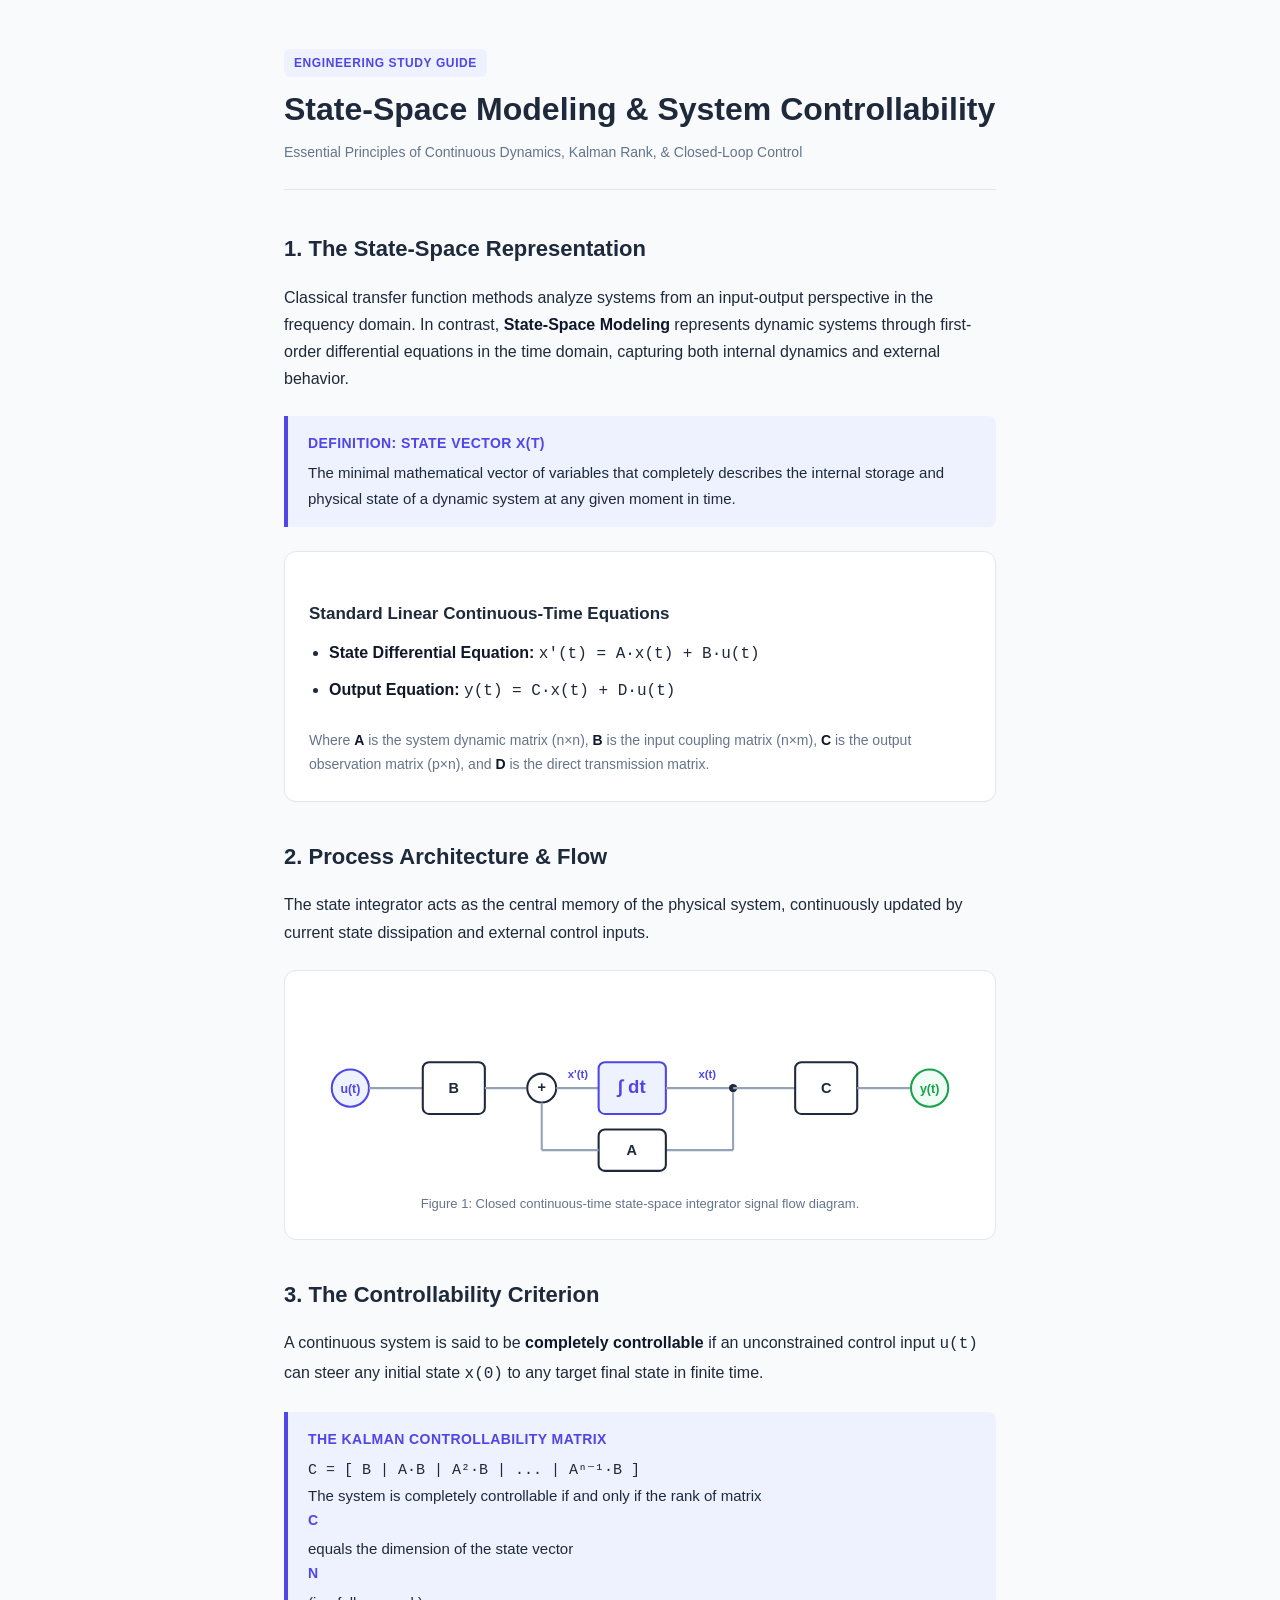
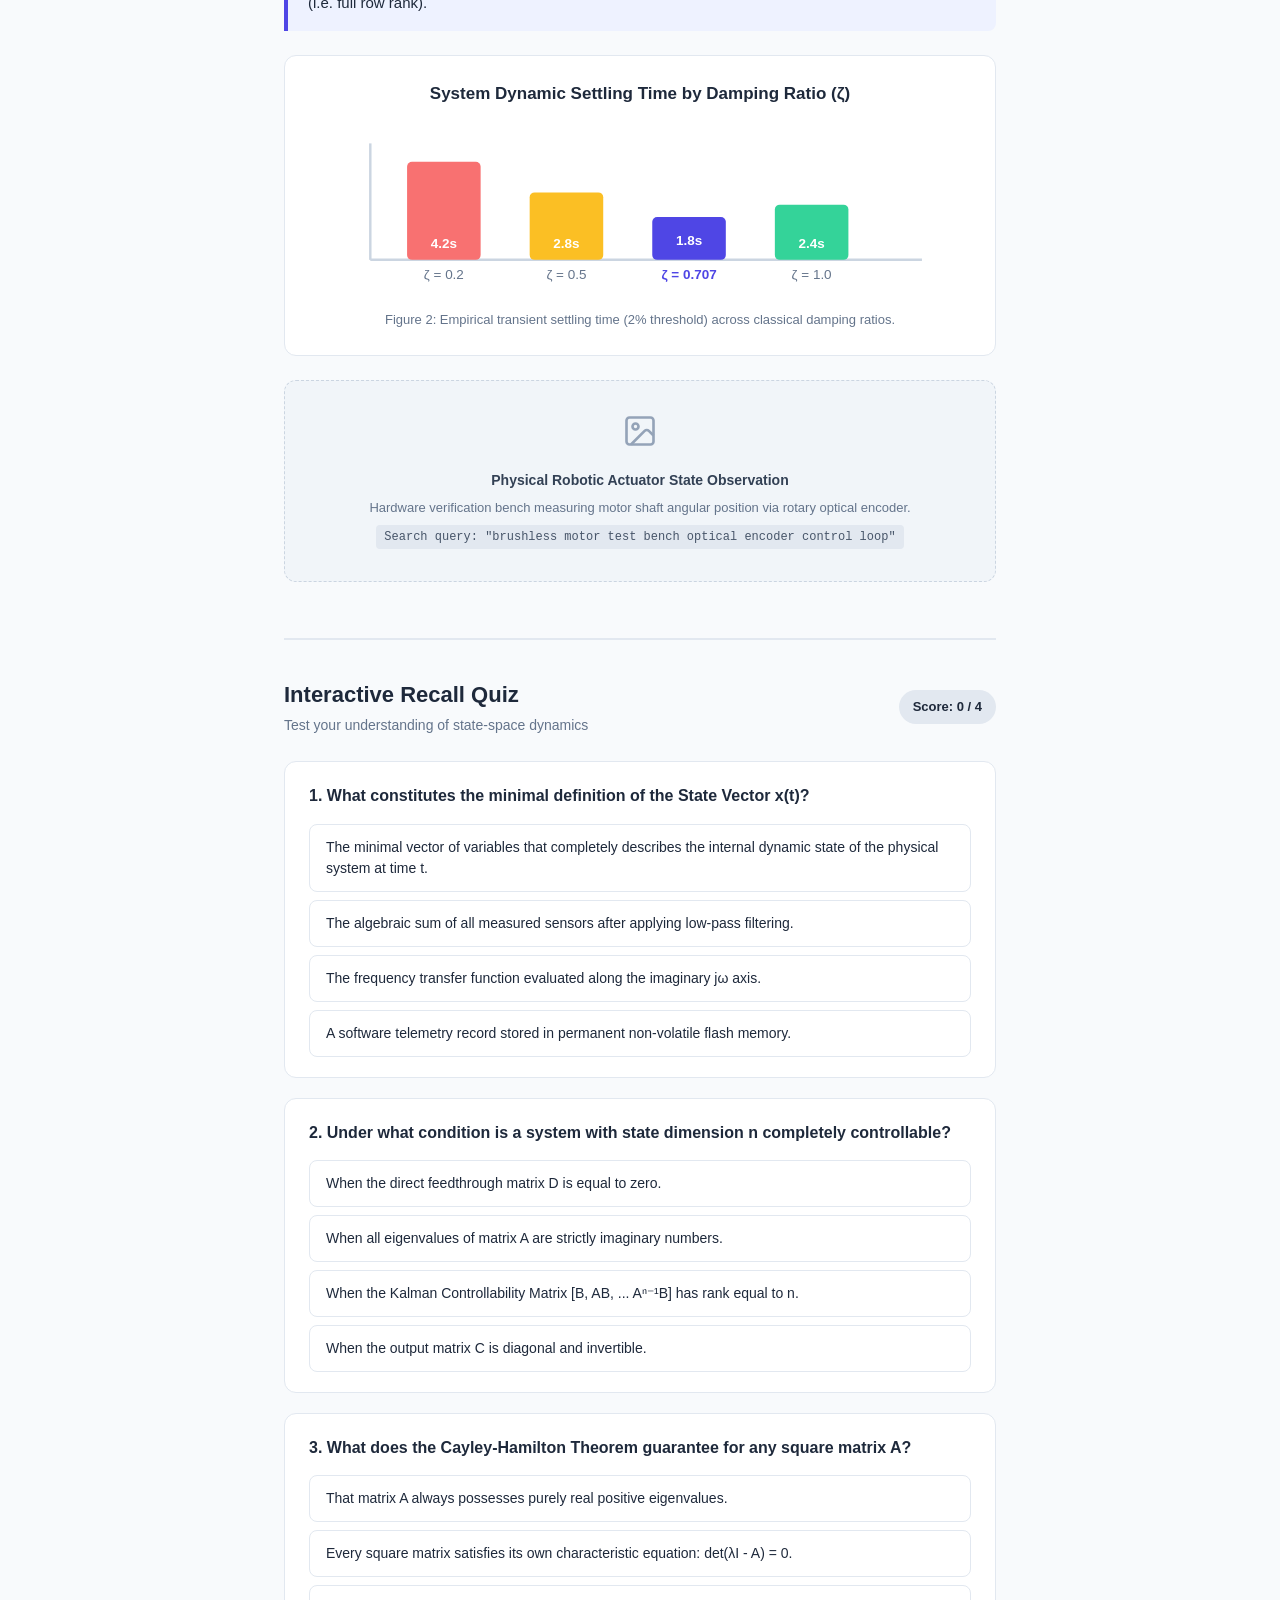
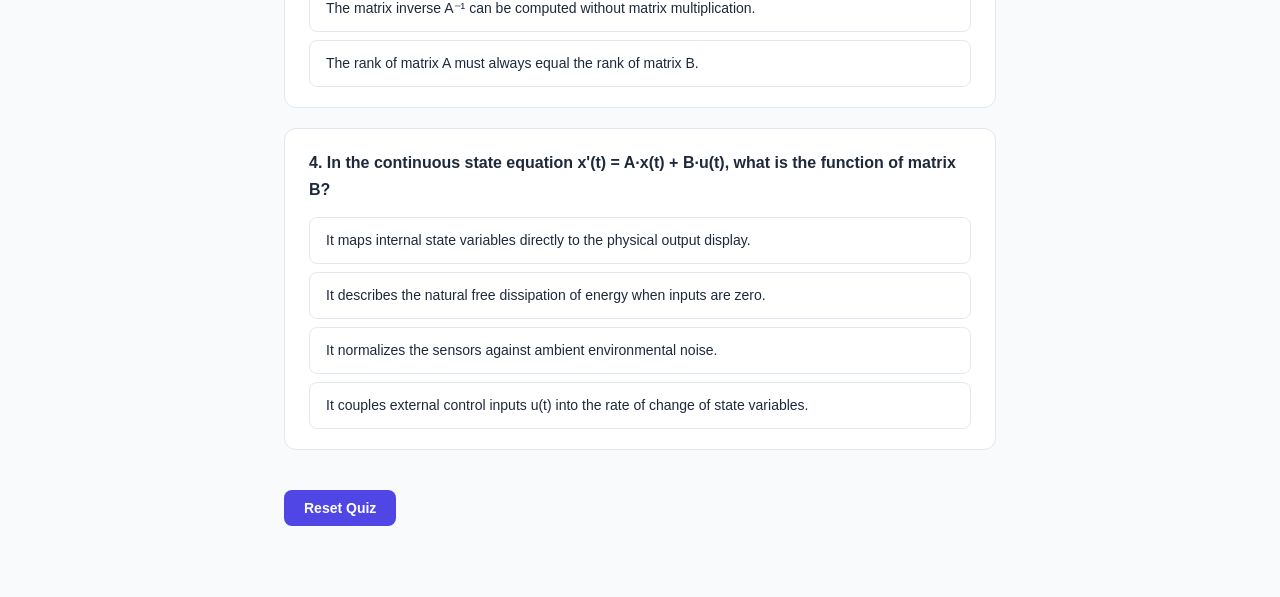
<file: public/notes.html>
<!DOCTYPE html>
<html lang="en">
<head>
  <meta charset="UTF-8" />
  <meta name="viewport" content="width=device-width, initial-scale=1.0" />
  <title>State-Space Modeling & System Controllability — Study Notes</title>
  <style>
    /* 1. Design & Aesthetic (Calm, Distraction-Free Minimalist) */
    :root {
      --bg-color: #f8fafc;
      --card-bg: #ffffff;
      --text-main: #1e293b;
      --text-muted: #64748b;
      --border-color: #e2e8f0;
      --accent: #4f46e5;
      --accent-light: #eef2ff;
      --success: #16a34a;
      --success-light: #f0fdf4;
      --error: #dc2626;
      --error-light: #fef2f2;
    }

    * {
      box-sizing: border-box;
      margin: 0;
      padding: 0;
    }

    body {
      background-color: var(--bg-color);
      color: var(--text-main);
      font-family: -apple-system, BlinkMacSystemFont, "Segoe UI", Roboto, Helvetica, Arial, sans-serif;
      line-height: 1.7;
      font-size: 16px;
      -webkit-font-smoothing: antialiased;
      padding-bottom: 80px;
    }

    /* Sticky Reading Progress Bar */
    #progress-container {
      position: fixed;
      top: 0;
      left: 0;
      width: 100%;
      height: 4px;
      background: transparent;
      z-index: 1000;
    }
    #progress-bar {
      height: 100%;
      width: 0%;
      background: var(--accent);
      transition: width 0.1s ease-out;
    }

    /* Container layout */
    .container {
      max-width: 760px;
      margin: 0 auto;
      padding: 48px 24px 0 24px;
    }

    /* Typography & Hierarchy */
    header {
      margin-bottom: 40px;
      padding-bottom: 24px;
      border-bottom: 1px solid var(--border-color);
    }
    .tag {
      display: inline-block;
      font-size: 12px;
      font-weight: 600;
      text-transform: uppercase;
      letter-spacing: 0.05em;
      color: var(--accent);
      background: var(--accent-light);
      padding: 4px 10px;
      border-radius: 6px;
      margin-bottom: 12px;
    }
    h1 {
      font-size: 32px;
      font-weight: 800;
      line-height: 1.25;
      color: var(--text-main);
      margin-bottom: 12px;
    }
    .meta {
      font-size: 14px;
      color: var(--text-muted);
    }

    h2 {
      font-size: 22px;
      font-weight: 700;
      margin: 36px 0 16px 0;
      color: var(--text-main);
      display: flex;
      align-items: center;
      gap: 8px;
    }

    h3 {
      font-size: 17px;
      font-weight: 600;
      margin: 24px 0 10px 0;
    }

    p {
      margin-bottom: 18px;
    }

    ul, ol {
      margin: 0 0 24px 20px;
    }
    li {
      margin-bottom: 8px;
    }
    strong {
      color: #0f172a;
      font-weight: 600;
    }

    /* Content Cards */
    .card {
      background: var(--card-bg);
      border: 1px solid var(--border-color);
      border-radius: 12px;
      padding: 24px;
      margin-bottom: 28px;
      box-shadow: 0 1px 3px rgba(0,0,0,0.02);
    }

    /* Callout Boxes */
    .callout {
      background: var(--accent-light);
      border-left: 4px solid var(--accent);
      padding: 16px 20px;
      border-radius: 0 8px 8px 0;
      margin: 24px 0;
      font-size: 15px;
    }
    .callout strong {
      display: block;
      color: var(--accent);
      margin-bottom: 4px;
      font-size: 14px;
      text-transform: uppercase;
      letter-spacing: 0.03em;
    }

    /* Visual Containers & Diagrams */
    .diagram-container {
      background: #ffffff;
      border: 1px solid var(--border-color);
      border-radius: 12px;
      padding: 24px;
      margin: 24px 0;
      text-align: center;
    }
    .diagram-caption {
      font-size: 13px;
      color: var(--text-muted);
      margin-top: 12px;
    }

    /* Image Card Placeholder */
    .image-card {
      background: #f1f5f9;
      border: 1px dashed #cbd5e1;
      border-radius: 12px;
      padding: 32px 20px;
      text-align: center;
      margin: 24px 0;
    }
    .image-card svg {
      margin: 0 auto 12px auto;
      color: #94a3b8;
    }
    .image-card .search-tag {
      display: inline-block;
      font-size: 12px;
      font-family: monospace;
      background: #e2e8f0;
      padding: 2px 8px;
      border-radius: 4px;
      color: #475569;
      margin-top: 6px;
    }

    /* Interactive Quiz Section */
    .quiz-section {
      margin-top: 56px;
      padding-top: 36px;
      border-top: 2px solid var(--border-color);
    }
    .quiz-header {
      display: flex;
      justify-content: space-between;
      align-items: center;
      margin-bottom: 24px;
    }
    .quiz-score-badge {
      font-size: 13px;
      font-weight: 600;
      padding: 6px 14px;
      border-radius: 20px;
      background: #e2e8f0;
      color: var(--text-main);
    }
    .question-card {
      background: var(--card-bg);
      border: 1px solid var(--border-color);
      border-radius: 12px;
      padding: 20px 24px;
      margin-bottom: 20px;
      transition: border-color 0.2s;
    }
    .question-title {
      font-size: 16px;
      font-weight: 600;
      margin-bottom: 14px;
      color: var(--text-main);
    }
    .options-grid {
      display: flex;
      flex-direction: column;
      gap: 8px;
    }
    .option-btn {
      width: 100%;
      text-align: left;
      background: #ffffff;
      border: 1px solid var(--border-color);
      border-radius: 8px;
      padding: 12px 16px;
      font-size: 14px;
      color: var(--text-main);
      cursor: pointer;
      line-height: 1.5;
      transition: all 0.15s ease;
      font-family: inherit;
    }
    .option-btn:hover:not(:disabled) {
      background: #f8fafc;
      border-color: #cbd5e1;
    }
    .option-btn.correct {
      background: var(--success-light) !important;
      border-color: var(--success) !important;
      color: var(--success) !important;
      font-weight: 600;
    }
    .option-btn.incorrect {
      background: var(--error-light) !important;
      border-color: var(--error) !important;
      color: var(--error) !important;
      font-weight: 600;
    }
    .feedback-box {
      margin-top: 12px;
      font-size: 13px;
      padding: 10px 14px;
      border-radius: 6px;
      display: none;
    }
    .feedback-box.correct {
      background: var(--success-light);
      color: #15803d;
      border: 1px solid #bbf7d0;
      display: block;
    }
    .feedback-box.incorrect {
      background: var(--error-light);
      color: #b91c1c;
      border: 1px solid #fecaca;
      display: block;
    }
    .reset-quiz-btn {
      margin-top: 20px;
      padding: 10px 20px;
      background: var(--accent);
      color: white;
      border: none;
      border-radius: 8px;
      font-weight: 600;
      font-size: 14px;
      cursor: pointer;
      display: inline-block;
    }
    .reset-quiz-btn:hover {
      opacity: 0.95;
    }
  </style>
</head>
<body>

  <!-- Sticky Top Reading Progress Bar -->
  <div id="progress-container">
    <div id="progress-bar"></div>
  </div>

  <div class="container">
    <!-- Header -->
    <header>
      <span class="tag">Engineering Study Guide</span>
      <h1>State-Space Modeling & System Controllability</h1>
      <div class="meta">Essential Principles of Continuous Dynamics, Kalman Rank, & Closed-Loop Control</div>
    </header>

    <!-- Section 1: Overview & Core Definitions -->
    <section>
      <h2>1. The State-Space Representation</h2>
      <p>
        Classical transfer function methods analyze systems from an input-output perspective in the frequency domain. 
        In contrast, <strong>State-Space Modeling</strong> represents dynamic systems through first-order differential 
        equations in the time domain, capturing both internal dynamics and external behavior.
      </p>

      <div class="callout">
        <strong>Definition: State Vector x(t)</strong>
        The minimal mathematical vector of variables that completely describes the internal storage and physical state 
        of a dynamic system at any given moment in time.
      </div>

      <div class="card">
        <h3>Standard Linear Continuous-Time Equations</h3>
        <ul>
          <li><strong>State Differential Equation:</strong> <code>x'(t) = A·x(t) + B·u(t)</code></li>
          <li><strong>Output Equation:</strong> <code>y(t) = C·x(t) + D·u(t)</code></li>
        </ul>
        <p style="font-size: 14px; color: var(--text-muted); margin-bottom: 0;">
          Where <strong>A</strong> is the system dynamic matrix (n×n), <strong>B</strong> is the input coupling matrix (n×m), 
          <strong>C</strong> is the output observation matrix (p×n), and <strong>D</strong> is the direct transmission matrix.
        </p>
      </div>
    </section>

    <!-- Section 2: Smart Visual (SVG System Architecture Flowchart) -->
    <section>
      <h2>2. Process Architecture & Flow</h2>
      <p>
        The state integrator acts as the central memory of the physical system, continuously updated by current state dissipation 
        and external control inputs.
      </p>

      <div class="diagram-container">
        <!-- Minimalist SVG Process Diagram -->
        <svg viewBox="0 0 640 180" width="100%" style="height: auto; max-width: 100%; display: block;" xmlns="http://www.w3.org/2000/svg">
          <!-- Input u(t) -->
          <circle cx="40" cy="90" r="18" fill="#eef2ff" stroke="#4f46e5" stroke-width="2"/>
          <text x="40" y="95" font-size="12" font-weight="bold" fill="#4f46e5" text-anchor="middle">u(t)</text>
          
          <!-- Line to B -->
          <line x1="58" y1="90" x2="110" y2="90" stroke="#94a3b8" stroke-width="2" marker-end="url(#arrow)"/>
          
          <!-- Box B -->
          <rect x="110" y="65" width="60" height="50" rx="6" fill="#ffffff" stroke="#1e293b" stroke-width="2"/>
          <text x="140" y="95" font-size="14" font-weight="bold" fill="#1e293b" text-anchor="middle">B</text>
          
          <!-- Line to Sum -->
          <line x1="170" y1="90" x2="210" y2="90" stroke="#94a3b8" stroke-width="2"/>
          
          <!-- Summing junction -->
          <circle cx="225" cy="90" r="14" fill="#ffffff" stroke="#1e293b" stroke-width="2"/>
          <text x="225" y="94" font-size="14" font-weight="bold" fill="#1e293b" text-anchor="middle">+</text>
          
          <!-- Line to Integrator -->
          <line x1="239" y1="90" x2="280" y2="90" stroke="#94a3b8" stroke-width="2"/>
          <text x="260" y="80" font-size="11" font-weight="600" fill="#4f46e5" text-anchor="middle">x'(t)</text>
          
          <!-- Integrator ∫ -->
          <rect x="280" y="65" width="65" height="50" rx="6" fill="#eef2ff" stroke="#4f46e5" stroke-width="2"/>
          <text x="312" y="95" font-size="18" font-weight="bold" fill="#4f46e5" text-anchor="middle">∫ dt</text>
          
          <!-- Line to x(t) node -->
          <line x1="345" y1="90" x2="410" y2="90" stroke="#94a3b8" stroke-width="2"/>
          <circle cx="410" cy="90" r="4" fill="#1e293b"/>
          <text x="385" y="80" font-size="11" font-weight="600" fill="#4f46e5" text-anchor="middle">x(t)</text>
          
          <!-- Line to C -->
          <line x1="410" y1="90" x2="470" y2="90" stroke="#94a3b8" stroke-width="2"/>
          
          <!-- Box C -->
          <rect x="470" y="65" width="60" height="50" rx="6" fill="#ffffff" stroke="#1e293b" stroke-width="2"/>
          <text x="500" y="95" font-size="14" font-weight="bold" fill="#1e293b" text-anchor="middle">C</text>
          
          <!-- Line to Output y(t) -->
          <line x1="530" y1="90" x2="585" y2="90" stroke="#94a3b8" stroke-width="2"/>
          <circle cx="600" cy="90" r="18" fill="#f0fdf4" stroke="#16a34a" stroke-width="2"/>
          <text x="600" y="95" font-size="12" font-weight="bold" fill="#16a34a" text-anchor="middle">y(t)</text>
          
          <!-- Feedback loop through A -->
          <line x1="410" y1="94" x2="410" y2="150" stroke="#94a3b8" stroke-width="2"/>
          <line x1="410" y1="150" x2="345" y2="150" stroke="#94a3b8" stroke-width="2"/>
          
          <!-- Box A -->
          <rect x="280" y="130" width="65" height="40" rx="6" fill="#ffffff" stroke="#1e293b" stroke-width="2"/>
          <text x="312" y="155" font-size="14" font-weight="bold" fill="#1e293b" text-anchor="middle">A</text>
          
          <line x1="280" y1="150" x2="225" y2="150" stroke="#94a3b8" stroke-width="2"/>
          <line x1="225" y1="150" x2="225" y2="104" stroke="#94a3b8" stroke-width="2"/>
        </svg>
        <div class="diagram-caption">Figure 1: Closed continuous-time state-space integrator signal flow diagram.</div>
      </div>
    </section>

    <!-- Section 3: Controllability & Mathematical Criteria -->
    <section>
      <h2>3. The Controllability Criterion</h2>
      <p>
        A continuous system is said to be <strong>completely controllable</strong> if an unconstrained control input 
        <code>u(t)</code> can steer any initial state <code>x(0)</code> to any target final state in finite time.
      </p>

      <div class="callout">
        <strong>The Kalman Controllability Matrix</strong>
        <code>C = [ B | A·B | A²·B | ... | Aⁿ⁻¹·B ]</code><br>
        The system is completely controllable if and only if the rank of matrix <strong>C</strong> equals the dimension 
        of the state vector <strong>n</strong> (i.e. full row rank).
      </div>

      <!-- Smart Visual 2: Data Comparison Chart (SVG) -->
      <div class="diagram-container">
        <h3 style="margin-top: 0; margin-bottom: 16px;">System Dynamic Settling Time by Damping Ratio (ζ)</h3>
        <svg viewBox="0 0 540 140" width="100%" style="height: auto; max-width: 100%; display: block;" xmlns="http://www.w3.org/2000/svg">
          <!-- X and Y Axes -->
          <line x1="50" y1="110" x2="500" y2="110" stroke="#cbd5e1" stroke-width="2"/>
          <line x1="50" y1="15" x2="50" y2="110" stroke="#cbd5e1" stroke-width="2"/>

          <!-- Bars: Damping comparisons -->
          <!-- Underdamped ζ = 0.2 -->
          <rect x="80" y="30" width="60" height="80" rx="4" fill="#f87171"/>
          <text x="110" y="100" font-size="11" font-weight="bold" fill="#ffffff" text-anchor="middle">4.2s</text>
          <text x="110" y="126" font-size="11" fill="#64748b" text-anchor="middle">ζ = 0.2</text>

          <!-- Medium ζ = 0.5 -->
          <rect x="180" y="55" width="60" height="55" rx="4" fill="#fbbf24"/>
          <text x="210" y="100" font-size="11" font-weight="bold" fill="#ffffff" text-anchor="middle">2.8s</text>
          <text x="210" y="126" font-size="11" fill="#64748b" text-anchor="middle">ζ = 0.5</text>

          <!-- Optimal ζ = 0.707 -->
          <rect x="280" y="75" width="60" height="35" rx="4" fill="#4f46e5"/>
          <text x="310" y="98" font-size="11" font-weight="bold" fill="#ffffff" text-anchor="middle">1.8s</text>
          <text x="310" y="126" font-size="11" font-weight="bold" fill="#4f46e5" text-anchor="middle">ζ = 0.707</text>

          <!-- Critically Damped ζ = 1.0 -->
          <rect x="380" y="65" width="60" height="45" rx="4" fill="#34d399"/>
          <text x="410" y="100" font-size="11" font-weight="bold" fill="#ffffff" text-anchor="middle">2.4s</text>
          <text x="410" y="126" font-size="11" fill="#64748b" text-anchor="middle">ζ = 1.0</text>
        </svg>
        <div class="diagram-caption">Figure 2: Empirical transient settling time (2% threshold) across classical damping ratios.</div>
      </div>

      <!-- Styled Image Card Placeholder -->
      <div class="image-card">
        <svg width="36" height="36" fill="none" stroke="currentColor" stroke-width="1.75" viewBox="0 0 24 24">
          <rect width="18" height="18" x="3" y="3" rx="2"/><circle cx="9" cy="9" r="2"/><path d="m21 15-3.086-3.086a2 2 0 0 0-2.828 0L6 21"/>
        </svg>
        <div style="font-size: 14px; font-weight: 600; color: #334155;">Physical Robotic Actuator State Observation</div>
        <div class="diagram-caption" style="margin-top: 4px;">
          Hardware verification bench measuring motor shaft angular position via rotary optical encoder.
        </div>
        <span class="search-tag">Search query: "brushless motor test bench optical encoder control loop"</span>
      </div>
    </section>

    <!-- Section 4: Interactive Quiz (3 to 5 questions) -->
    <section class="quiz-section">
      <div class="quiz-header">
        <div>
          <h2 style="margin: 0;">Interactive Recall Quiz</h2>
          <div style="font-size: 14px; color: var(--text-muted);">Test your understanding of state-space dynamics</div>
        </div>
        <div id="quiz-score" class="quiz-score-badge">Score: 0 / 4</div>
      </div>

      <!-- Question 1 -->
      <div class="question-card" data-correct="0">
        <div class="question-title">1. What constitutes the minimal definition of the State Vector x(t)?</div>
        <div class="options-grid">
          <button class="option-btn" data-index="0">The minimal vector of variables that completely describes the internal dynamic state of the physical system at time t.</button>
          <button class="option-btn" data-index="1">The algebraic sum of all measured sensors after applying low-pass filtering.</button>
          <button class="option-btn" data-index="2">The frequency transfer function evaluated along the imaginary jω axis.</button>
          <button class="option-btn" data-index="3">A software telemetry record stored in permanent non-volatile flash memory.</button>
        </div>
        <div class="feedback-box"></div>
      </div>

      <!-- Question 2 -->
      <div class="question-card" data-correct="2">
        <div class="question-title">2. Under what condition is a system with state dimension n completely controllable?</div>
        <div class="options-grid">
          <button class="option-btn" data-index="0">When the direct feedthrough matrix D is equal to zero.</button>
          <button class="option-btn" data-index="1">When all eigenvalues of matrix A are strictly imaginary numbers.</button>
          <button class="option-btn" data-index="2">When the Kalman Controllability Matrix [B, AB, ... Aⁿ⁻¹B] has rank equal to n.</button>
          <button class="option-btn" data-index="3">When the output matrix C is diagonal and invertible.</button>
        </div>
        <div class="feedback-box"></div>
      </div>

      <!-- Question 3 -->
      <div class="question-card" data-correct="1">
        <div class="question-title">3. What does the Cayley-Hamilton Theorem guarantee for any square matrix A?</div>
        <div class="options-grid">
          <button class="option-btn" data-index="0">That matrix A always possesses purely real positive eigenvalues.</button>
          <button class="option-btn" data-index="1">Every square matrix satisfies its own characteristic equation: det(λI - A) = 0.</button>
          <button class="option-btn" data-index="2">The matrix inverse A⁻¹ can be computed without matrix multiplication.</button>
          <button class="option-btn" data-index="3">The rank of matrix A must always equal the rank of matrix B.</button>
        </div>
        <div class="feedback-box"></div>
      </div>

      <!-- Question 4 -->
      <div class="question-card" data-correct="3">
        <div class="question-title">4. In the continuous state equation x'(t) = A·x(t) + B·u(t), what is the function of matrix B?</div>
        <div class="options-grid">
          <button class="option-btn" data-index="0">It maps internal state variables directly to the physical output display.</button>
          <button class="option-btn" data-index="1">It describes the natural free dissipation of energy when inputs are zero.</button>
          <button class="option-btn" data-index="2">It normalizes the sensors against ambient environmental noise.</button>
          <button class="option-btn" data-index="3">It couples external control inputs u(t) into the rate of change of state variables.</button>
        </div>
        <div class="feedback-box"></div>
      </div>

      <button id="reset-btn" class="reset-quiz-btn">Reset Quiz</button>
    </section>
  </div>

  <!-- Vanilla JavaScript: Scroll Progress & Interactive Quiz Logic -->
  <script>
    // 1. Reading Progress Bar
    window.addEventListener('scroll', () => {
      const docHeight = document.documentElement.scrollHeight - document.documentElement.clientHeight;
      const scrollPos = window.scrollY;
      const progressPercent = docHeight > 0 ? (scrollPos / docHeight) * 100 : 0;
      document.getElementById('progress-bar').style.width = progressPercent + '%';
    });

    // 2. Interactive Quiz State
    const questionCards = document.querySelectorAll('.question-card');
    const scoreBadge = document.getElementById('quiz-score');
    const resetBtn = document.getElementById('reset-btn');

    const explanations = [
      "Correct! The state vector captures all energy storage variables necessary to forecast future states given future inputs.",
      "Correct! The Kalman rank condition requires rank(C) = n for full state space reachability.",
      "Correct! Substituting matrix A into its characteristic polynomial polynomial yields the zero matrix.",
      "Correct! Matrix B determines how each actuator or voltage input influences state derivatives."
    ];

    let answeredCount = 0;
    let correctCount = 0;

    questionCards.forEach((card, qIndex) => {
      const correctIndex = parseInt(card.dataset.correct, 10);
      const buttons = card.querySelectorAll('.option-btn');
      const feedback = card.querySelector('.feedback-box');

      buttons.forEach(btn => {
        btn.addEventListener('click', () => {
          // Disable all buttons for this card
          buttons.forEach(b => b.disabled = true);

          const selectedIndex = parseInt(btn.dataset.index, 10);
          const isCorrect = selectedIndex === correctIndex;

          if (isCorrect) {
            btn.classList.add('correct');
            feedback.className = 'feedback-box correct';
            feedback.textContent = explanations[qIndex] || 'Correct answer!';
            correctCount++;
          } else {
            btn.classList.add('incorrect');
            buttons[correctIndex].classList.add('correct');
            feedback.className = 'feedback-box incorrect';
            feedback.textContent = 'Incorrect. ' + (explanations[qIndex] || '');
          }

          answeredCount++;
          scoreBadge.textContent = `Score: ${correctCount} / ${questionCards.length}`;
          if (correctCount === questionCards.length) {
            scoreBadge.style.background = '#dcfce7';
            scoreBadge.style.color = '#15803d';
          }
        });
      });
    });

    resetBtn.addEventListener('click', () => {
      answeredCount = 0;
      correctCount = 0;
      scoreBadge.textContent = `Score: 0 / ${questionCards.length}`;
      scoreBadge.style.background = '#e2e8f0';
      scoreBadge.style.color = '#1e293b';

      questionCards.forEach(card => {
        const buttons = card.querySelectorAll('.option-btn');
        const feedback = card.querySelector('.feedback-box');
        buttons.forEach(b => {
          b.disabled = false;
          b.classList.remove('correct', 'incorrect');
        });
        feedback.className = 'feedback-box';
        feedback.textContent = '';
      });
    });
  </script>
</body>
</html>
</file>
